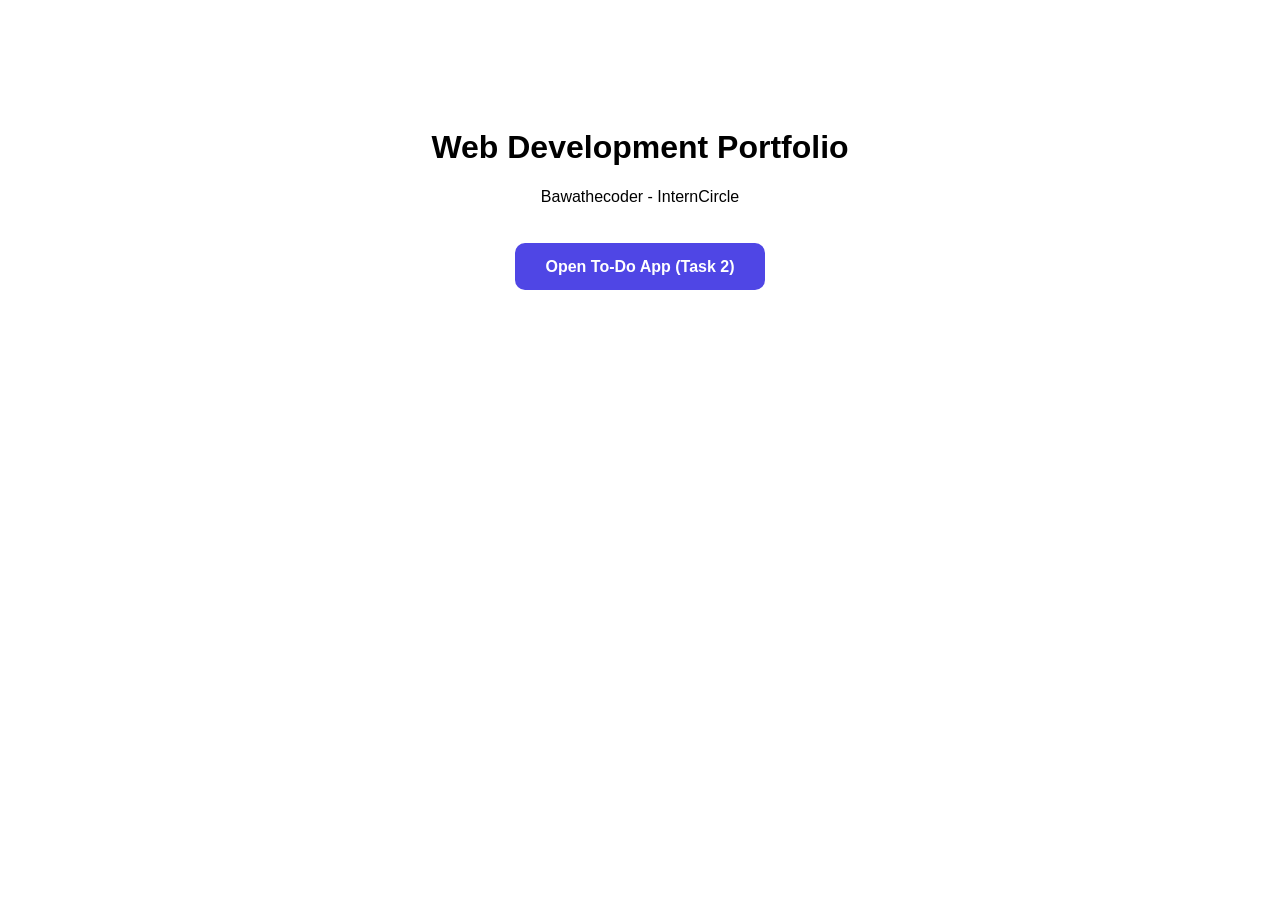
<file: index.html>
<!DOCTYPE html>
<html>
<head><title>Bawa Portfolio</title></head>
<body style="font-family:Arial;text-align:center;padding-top:100px">
<h1>Web Development Portfolio</h1>
<p>Bawathecoder - InternCircle</p>
<br><br>
<a href="./todo/" style="background:#4f46e5;color:white;padding:15px 30px;text-decoration:none;border-radius:10px;font-weight:bold">Open To-Do App (Task 2)</a>
</body>
</html>
</file>
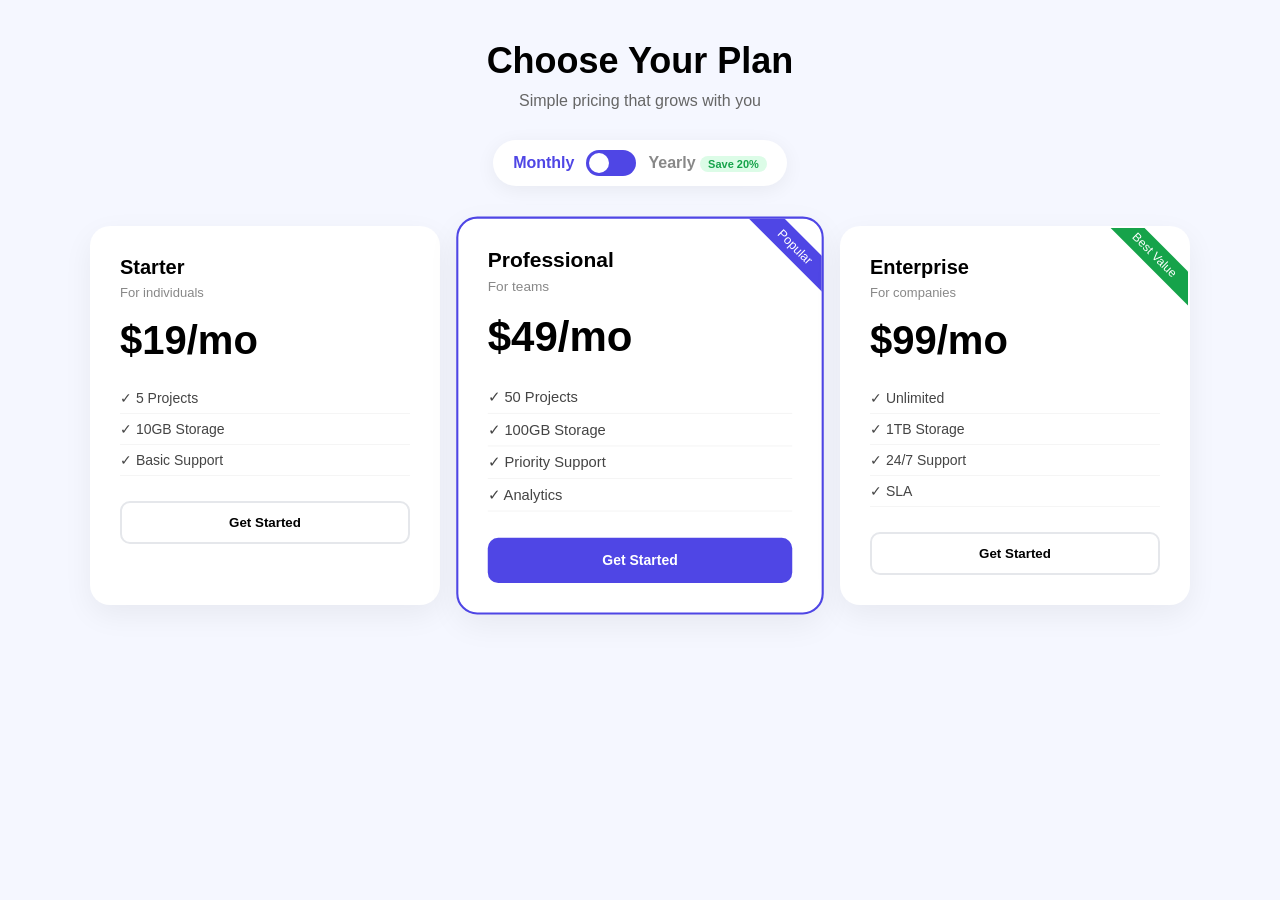
<file: pricing-cards/index.html>
<!DOCTYPE html>
<html lang="en">
<head>
<meta charset="UTF-8">
<meta name="viewport" content="width=device-width, initial-scale=1.0">
<title>Responsive Pricing Cards</title>
<link rel="stylesheet" href="style.css">
</head>
<body>
<div class="container">
<h1>Choose Your Plan</h1>
<p class="subtitle">Simple pricing that grows with you</p>
<div class="toggle-wrap">
<span class="label monthly active">Monthly</span>
<div class="toggle" id="billingToggle"><div class="toggle-circle"></div></div>
<span class="label yearly">Yearly <span class="save">Save 20%</span></span>
</div>
<div class="cards">
<div class="card"><h3>Starter</h3><p class="desc">For individuals</p><div class="price">$<span class="amount" data-monthly="19" data-yearly="15">19</span>/mo</div><ul><li>✓ 5 Projects</li><li>✓ 10GB Storage</li><li>✓ Basic Support</li></ul><button class="btn outline">Get Started</button></div>
<div class="card popular"><div class="ribbon">Popular</div><h3>Professional</h3><p class="desc">For teams</p><div class="price">$<span class="amount" data-monthly="49" data-yearly="39">49</span>/mo</div><ul><li>✓ 50 Projects</li><li>✓ 100GB Storage</li><li>✓ Priority Support</li><li>✓ Analytics</li></ul><button class="btn primary">Get Started</button></div>
<div class="card"><div class="ribbon green">Best Value</div><h3>Enterprise</h3><p class="desc">For companies</p><div class="price">$<span class="amount" data-monthly="99" data-yearly="79">99</span>/mo</div><ul><li>✓ Unlimited</li><li>✓ 1TB Storage</li><li>✓ 24/7 Support</li><li>✓ SLA</li></ul><button class="btn outline">Get Started</button></div>
</div>
</div>
<script src="script.js"></script>
</body>
</html>
</file>
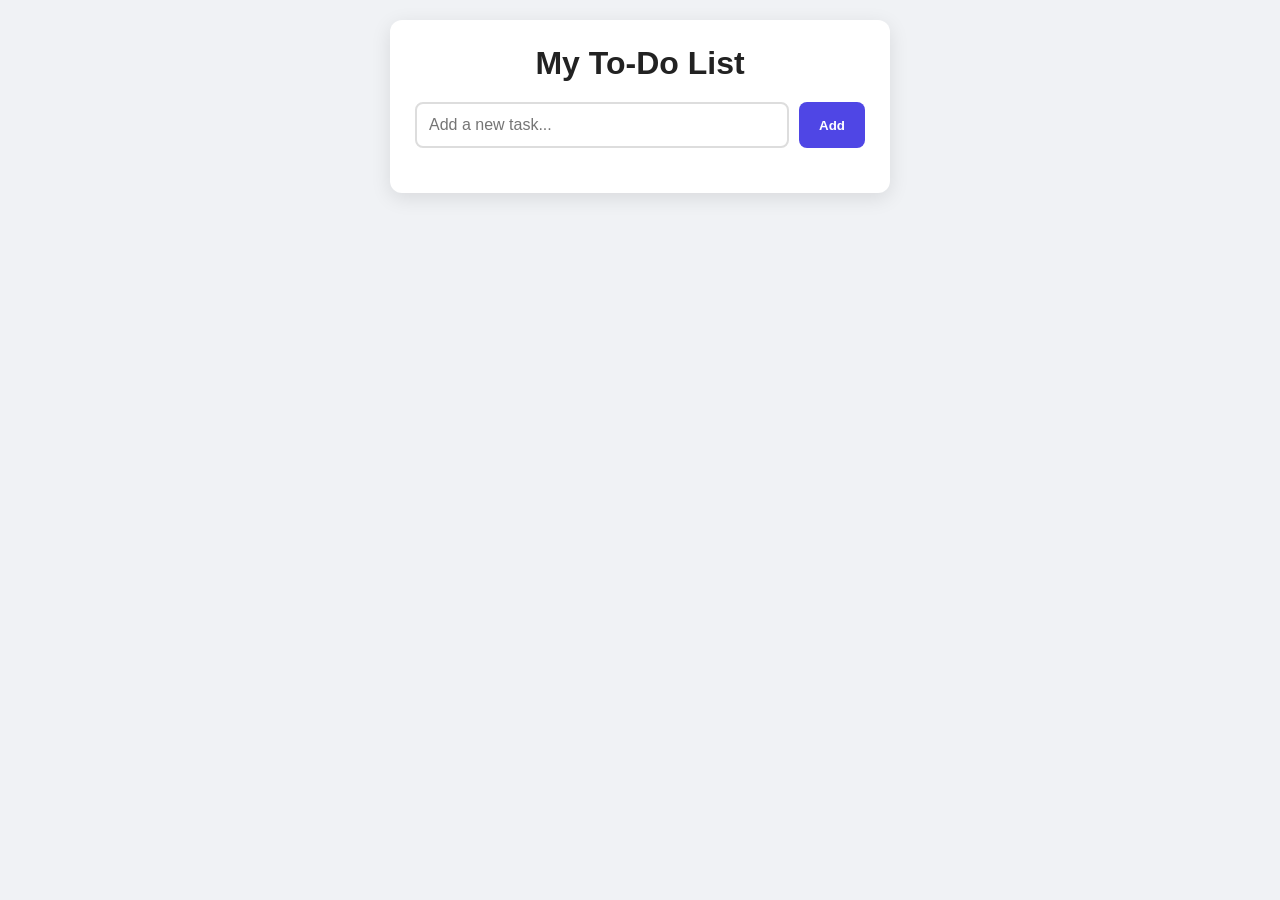
<file: todo/index.html>
<!DOCTYPE html>
<html lang="en">
<head>
<meta charset="UTF-8">
<meta name="viewport" content="width=device-width, initial-scale=1.0">
<title>To-Do List - InternCircle</title>
<style>
*{margin:0;padding:0;box-sizing:border-box;font-family:Arial,sans-serif}
body{background:#f0f2f5;display:flex;justify-content:center;padding:20px}
.container{background:#fff;width:100%;max-width:500px;padding:25px;border-radius:12px;box-shadow:0 5px 20px rgba(0,0,0,0.1)}
h1{text-align:center;margin-bottom:20px;color:#222}
.input-box{display:flex;gap:10px;margin-bottom:20px}
.input-box input{flex:1;padding:12px;border:2px solid #ddd;border-radius:8px;font-size:16px}
.input-box button{padding:12px 20px;background:#4f46e5;color:#fff;border:none;border-radius:8px;font-weight:bold;cursor:pointer}
.input-box button:hover{background:#4338ca}
ul{list-style:none}
li{background:#f9f9f9;padding:12px 15px;margin-bottom:10px;border-radius:8px;display:flex;justify-content:space-between;align-items:center}
li.completed{opacity:0.6;text-decoration:line-through}
li span{cursor:pointer;flex:1}
.actions{display:flex;gap:8px}
.actions button{border:none;padding:6px 10px;border-radius:6px;cursor:pointer;color:#fff}
.done{background:#22c55e}
.del{background:#ef4444}
</style>
</head>
<body>
<div class="container">
<h1>My To-Do List</h1>
<div class="input-box">
<input type="text" id="taskInput" placeholder="Add a new task...">
<button onclick="addTask()">Add</button>
</div>
<ul id="taskList"></ul>
</div>
<script>
const input = document.getElementById('taskInput');
const list = document.getElementById('taskList');
let tasks = JSON.parse(localStorage.getItem('tasks') || '[]');

function render(){
list.innerHTML='';
tasks.forEach((t,i)=>{
const li=document.createElement('li');
if(t.done) li.classList.add('completed');
li.innerHTML=`<span onclick="toggle(${i})">${t.text}</span><div class="actions"><button class="done" onclick="toggle(${i})">✓</button><button class="del" onclick="removeTask(${i})">X</button></div>`;
list.appendChild(li);
});
localStorage.setItem('tasks',JSON.stringify(tasks));
}

function addTask(){
const text=input.value.trim();
if(!text) return;
tasks.push({text,done:false});
input.value='';
render();
}
function toggle(i){tasks[i].done=!tasks[i].done;render();}
function removeTask(i){tasks.splice(i,1);render();}
input.addEventListener('keypress',e=>{if(e.key==='Enter') addTask();});
render();
</script>
</body>
</html>
</file>
<file: pricing-cards/style.css>
*{margin:0;padding:0;box-sizing:border-box;font-family:Arial,sans-serif}
body{background:#f5f7ff;padding:40px 20px}
.container{max-width:1100px;margin:auto;text-align:center}
h1{font-size:36px;margin-bottom:10px}
.subtitle{color:#666;margin-bottom:30px}
.toggle-wrap{display:flex;justify-content:center;align-items:center;gap:12px;background:#fff;padding:10px 20px;border-radius:50px;width:fit-content;margin:0 auto 40px;box-shadow:0 4px 20px rgba(0,0,0,.06)}
.label{font-weight:600;color:#888;cursor:pointer}.label.active{color:#4f46e5}
.save{background:#dcfce7;color:#16a34a;font-size:11px;padding:2px 8px;border-radius:20px}
.toggle{width:50px;height:26px;background:#4f46e5;border-radius:20px;position:relative;cursor:pointer}
.toggle-circle{width:20px;height:20px;background:#fff;border-radius:50%;position:absolute;top:3px;left:3px;transition:.3s}.toggle.yearly .toggle-circle{left:27px}
.cards{display:grid;grid-template-columns:repeat(auto-fit,minmax(280px,1fr));gap:25px;text-align:left}
.card{background:#fff;border-radius:20px;padding:28px;position:relative;box-shadow:0 10px 30px rgba(0,0,0,.06);transition:.4s;border:2px solid transparent;overflow:hidden}
.card:hover{transform:translateY(-10px) scale(1.02);box-shadow:0 20px 40px rgba(79,70,229,.15)}
.card.popular{border-color:#4f46e5;transform:scale(1.05)}.ribbon{position:absolute;top:15px;right:-30px;background:#4f46e5;color:#fff;padding:5px 35px;font-size:12px;transform:rotate(45deg)}.ribbon.green{background:#16a34a}
.card h3{font-size:20px}.desc{color:#888;font-size:13px;margin:6px 0 18px}
.price{font-size:40px;font-weight:700;margin-bottom:20px}.card ul{list-style:none;margin-bottom:25px}.card ul li{padding:7px 0;color:#444;font-size:14px;border-bottom:1px solid #f5f5f5}
.btn{width:100%;padding:12px;border-radius:10px;font-weight:600;cursor:pointer;border:2px solid #e5e7eb;background:#fff}.btn.primary{background:#4f46e5;color:#fff;border-color:#4f46e5}
</file>
